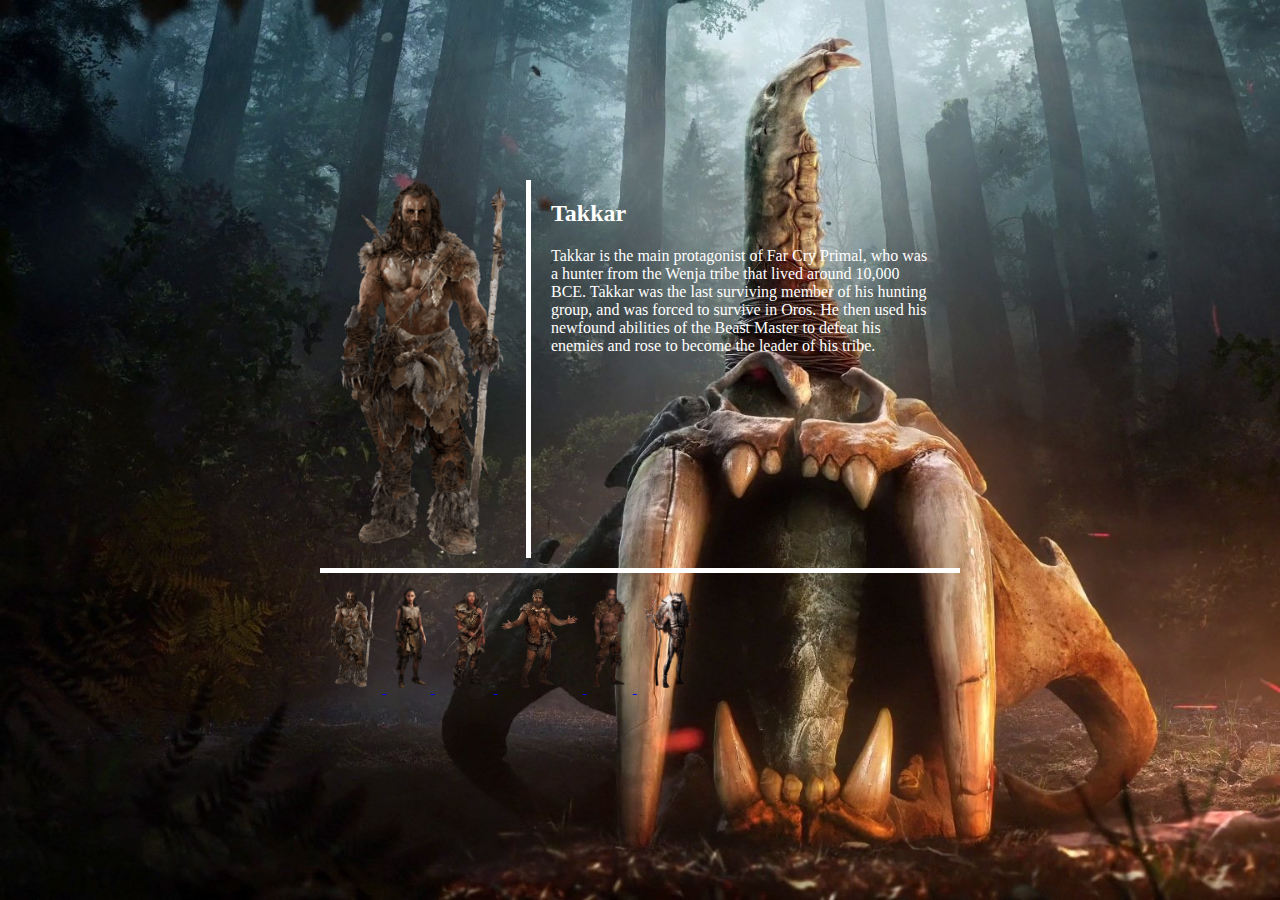
<file: index.html>
<!DOCTYPE>
<html>

	<head>
		<title>Tutorial</title>
		<link href="style.css" rel="styleSheet" type="text/css"/>
	</head>
	<body>
		<div id="background"></div>
		<div id="center">
			<div id="c_top">
				<div id="c_top_left">
					<img id="bigImg" src="imgs/takkar.png"/>
				</div>
				<div id="c_top_right">
					<h2 id="c_top_title">Takkar</h2>
					<p id="c_top_para">Takkar is the main protagonist 
					of Far Cry Primal, who was a hunter from the 
					Wenja tribe that lived around 10,000 BCE. Takkar 
					was the last surviving member of his hunting 
					group, and was forced to survive in Oros. 
					He then used his newfound abilities of the 
					Beast Master to defeat his enemies and rose to 
					become the leader of his tribe.</p>
				</div>
			</div>
			<div id="c_bot">
				<a href="index.html">
					<img class="thumbs" src="imgs/takkar.png"/> 
				</a>
				<a href="index2.html">
					<img class="thumbs" src="imgs/sayla.png"/>
				</a>
				<a href="index3.html">
					<img class="thumbs" src="imgs/jayma.png"/>
				</a>
				<a href="index4.html">
					<img class="thumbs" src="imgs/Urki.png"/>
				</a>
				<a href="index5.html">
					<img class="thumbs" src="imgs/wogah.png"/>
				</a>
				<a href="index6.html">
					<img class="thumbs" src="imgs/tensay.png"/>
				</a>
			</div>
		</div>
	</body>
</html>
</file>
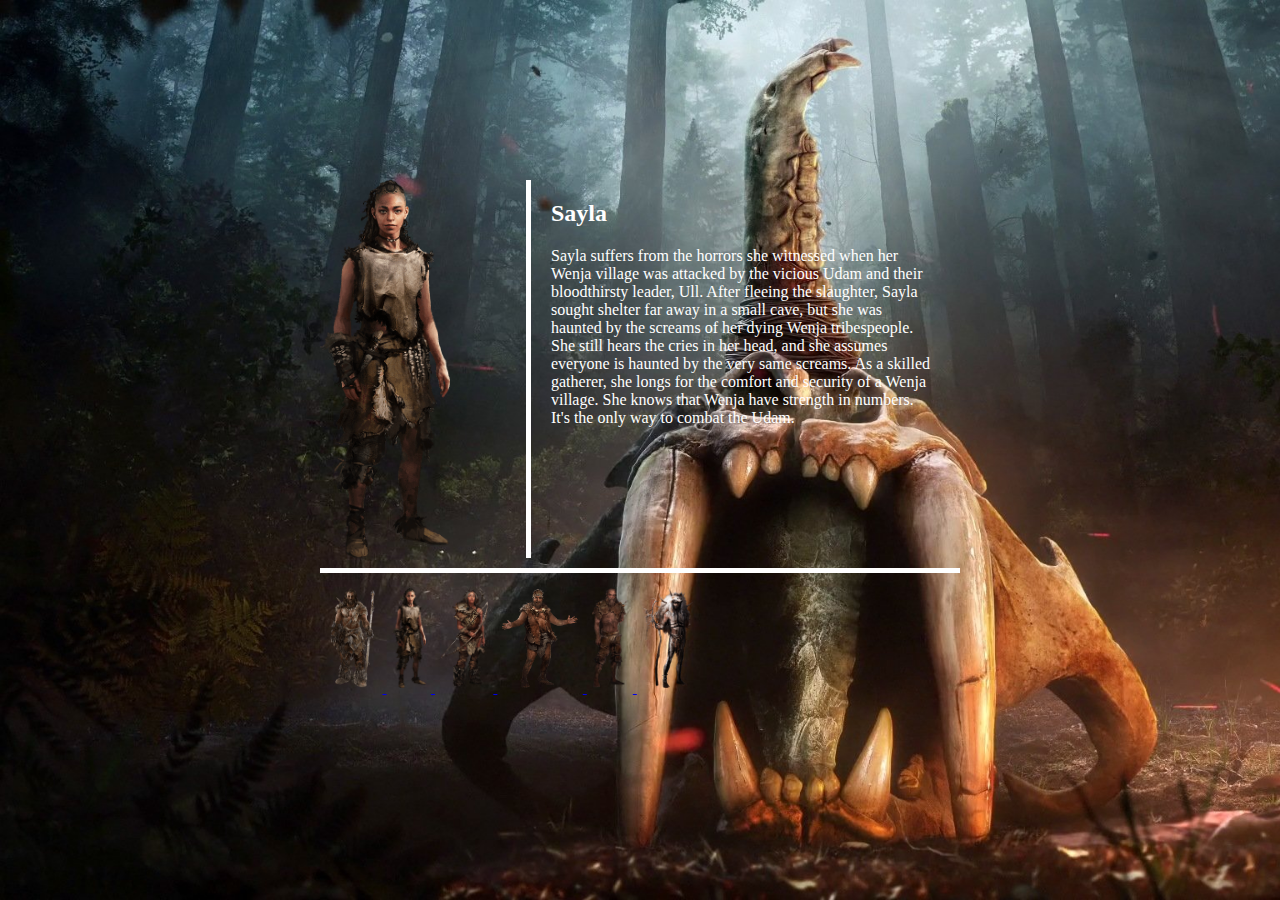
<file: index2.html>
<!DOCTYPE>
<html>

	<head>
		<title>Tutorial</title>
		<link href="style.css" rel="styleSheet" type="text/css"/>
	</head>
	<body>
		<div id="background"></div>
		<div id="center">
			<div id="c_top">
				<div id="c_top_left">
					<img id="bigImg" src="imgs/sayla.png"/>
				</div>
				<div id="c_top_right">
					<h2 id="c_top_title">Sayla</h2>
					<p id="c_top_para">Sayla suffers from the horrors 
					she witnessed when her Wenja village was attacked 
					by the vicious Udam and their bloodthirsty leader, 
					Ull. After fleeing the slaughter, Sayla sought 
					shelter far away in a small cave, but she was 
					haunted by the screams of her dying Wenja 
					tribespeople. She still hears the cries in her 
					head, and she assumes everyone is haunted by 
					the very same screams. As a skilled gatherer, 
					she longs for the comfort and security of a Wenja 
					village. She knows that Wenja have strength in 
					numbers. It's the only way to combat the Udam.</p>
				</div>
				
			</div>
			<div id="c_bot">
				<a href="index.html">
					<img class="thumbs" src="imgs/takkar.png"/> 
				</a>
				<a href="index2.html">
					<img class="thumbs" src="imgs/sayla.png"/>
				</a>
				<a href="index3.html">
					<img class="thumbs" src="imgs/jayma.png"/>
				</a>
				<a href="index4.html">
					<img class="thumbs" src="imgs/Urki.png"/>
				</a>
				<a href="index5.html">
					<img class="thumbs" src="imgs/wogah.png"/>
				</a>
				<a href="index6.html">
					<img class="thumbs" src="imgs/tensay.png"/>
				</a>
			</div>
		</div>
	</body>
</html>
</file>
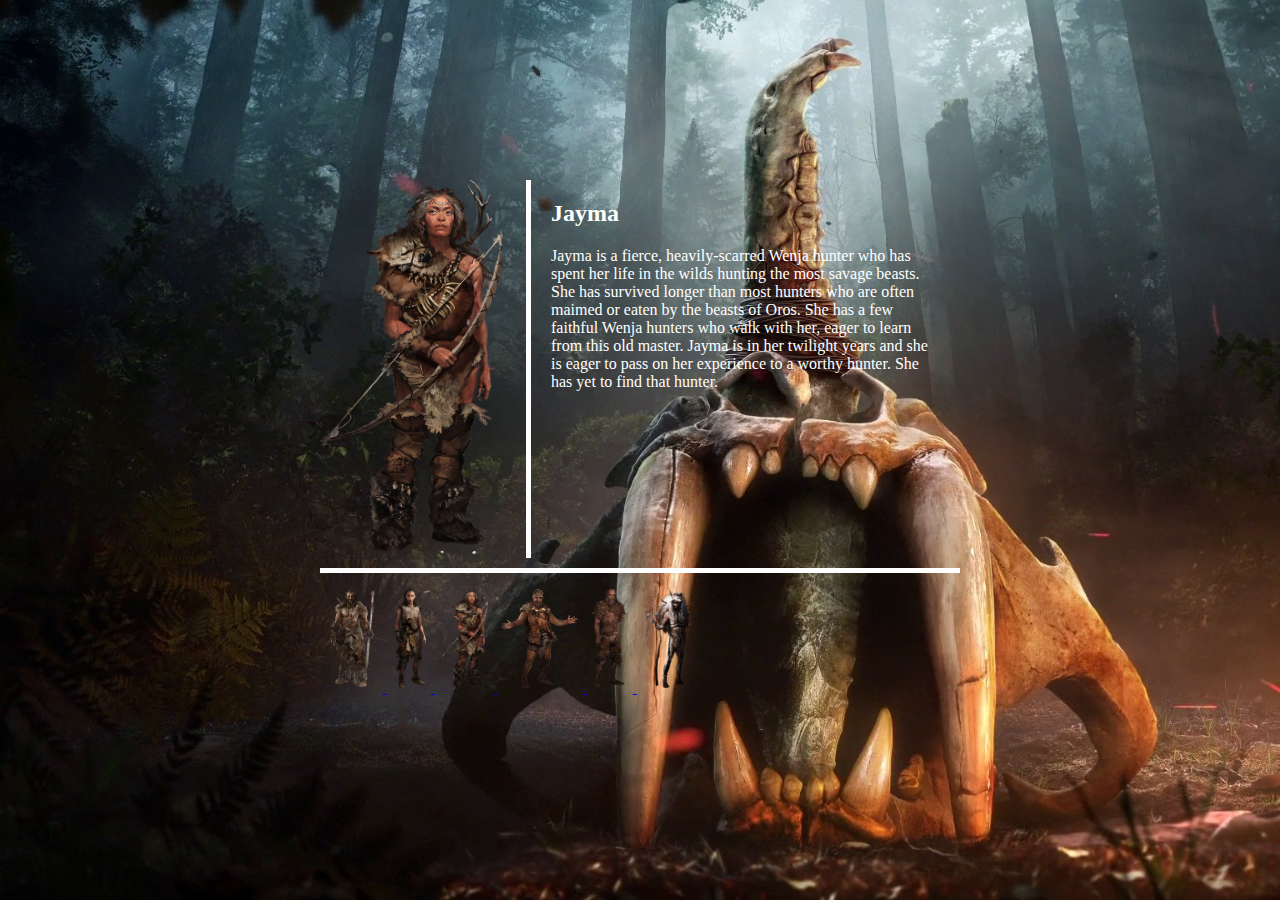
<file: index3.html>
<!DOCTYPE>
<html>

	<head>
		<title>Tutorial</title>
		<link href="style.css" rel="styleSheet" type="text/css"/>
	</head>
	<body>
		<div id="background"></div>
		<div id="center">
			<div id="c_top">
				<div id="c_top_left">
					<img id="bigImg" src="imgs/jayma.png"/>
				</div>
				<div id="c_top_right">
					<h2 id="c_top_title">Jayma</h2>
					<p id="c_top_para">Jayma is a fierce, heavily-scarred 
					Wenja hunter who has spent her life in the wilds 
					hunting the most savage beasts. She has survived 
					longer than most hunters who are often maimed or 
					eaten by the beasts of Oros. She has a few faithful 
					Wenja hunters who walk with her, eager to learn 
					from this old master. Jayma is in her twilight years 
					and she is eager to pass on her experience to a 
					worthy hunter. She has yet to find that hunter.</p>
				</div>
			</div>
			<div id="c_bot">
				<a href="index.html">
					<img class="thumbs" src="imgs/takkar.png"/> 
				</a>
				<a href="index2.html">
					<img class="thumbs" src="imgs/sayla.png"/>
				</a>
				<a href="index3.html">
					<img class="thumbs" src="imgs/jayma.png"/>
				</a>
				<a href="index4.html">
					<img class="thumbs" src="imgs/Urki.png"/>
				</a>
				<a href="index5.html">
					<img class="thumbs" src="imgs/wogah.png"/>
				</a>
				<a href="index6.html">
					<img class="thumbs" src="imgs/tensay.png"/>
				</a>
			</div>
		</div>
	</body>
</html>
</file>
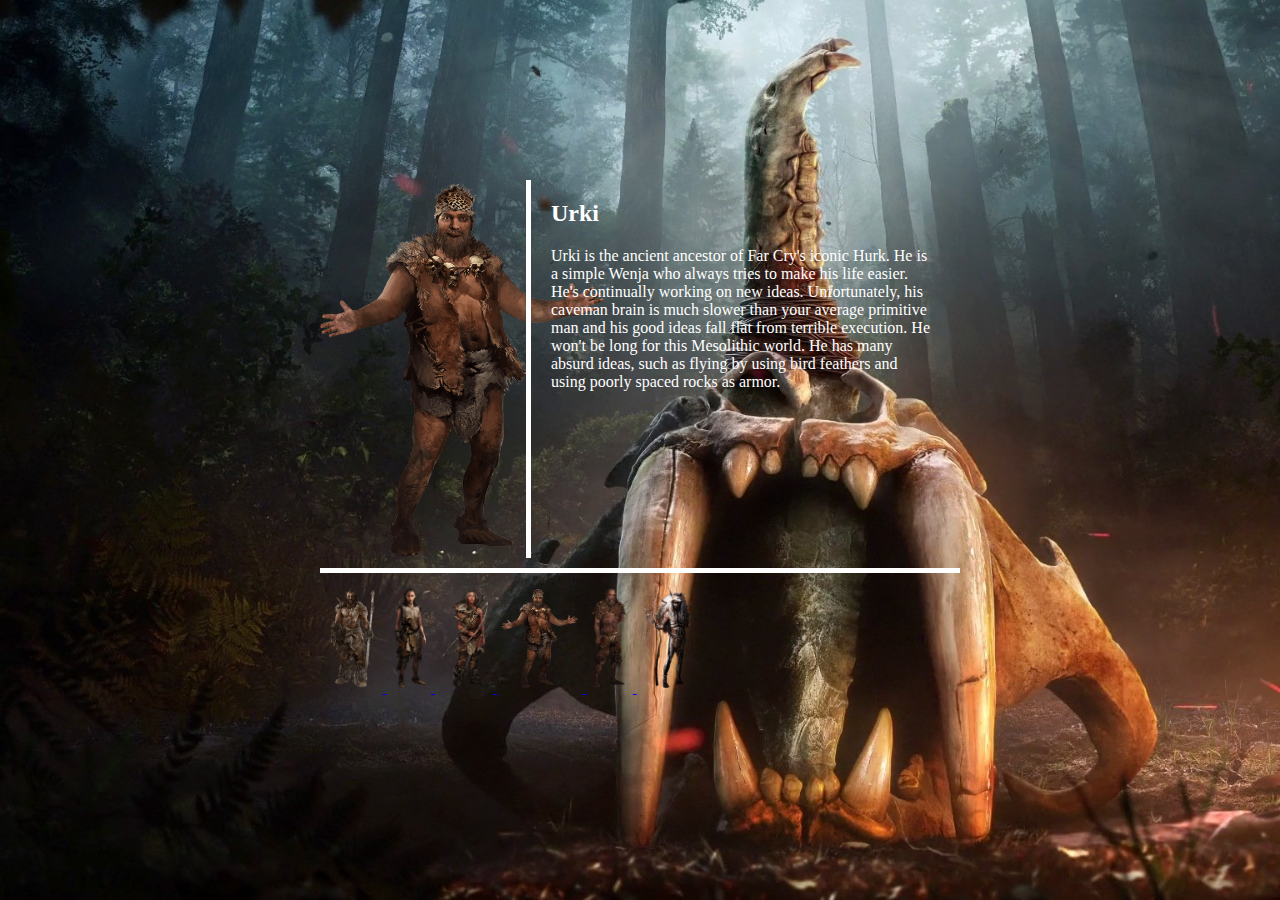
<file: index4.html>
<!DOCTYPE>
<html>

	<head>
		<title>Tutorial</title>
		<link href="style.css" rel="styleSheet" type="text/css"/>
	</head>
	<body>
		<div id="background"></div>
		<div id="center">
			<div id="c_top">
				<div id="c_top_left">
					<img id="bigImg" src="imgs/Urki.png"/>
				</div>
				<div id="c_top_right">
					<h2 id="c_top_title">Urki</h2>
					<p id="c_top_para">Urki is the ancient ancestor 
					of Far Cry's iconic Hurk. He is a simple Wenja 
					who always tries to make his life easier. He's 
					continually working on new ideas. Unfortunately, 
					his caveman brain is much slower than your average 
					primitive man and his good ideas fall flat from 
					terrible execution. He won't be long for this 
					Mesolithic world. He has many absurd ideas, 
					such as flying by using bird feathers and using 
					poorly spaced rocks as armor.</p>
				</div>
			</div>
			<div id="c_bot">
				<a href="index.html">
					<img class="thumbs" src="imgs/takkar.png"/> 
				</a>
				<a href="index2.html">
					<img class="thumbs" src="imgs/sayla.png"/>
				</a>
				<a href="index3.html">
					<img class="thumbs" src="imgs/jayma.png"/>
				</a>
				<a href="index4.html">
					<img class="thumbs" src="imgs/Urki.png"/>
				</a>
				<a href="index5.html">
					<img class="thumbs" src="imgs/wogah.png"/>
				</a>
				<a href="index6.html">
					<img class="thumbs" src="imgs/tensay.png"/>
				</a>
			</div>
		</div>
	</body>
</html>
</file>
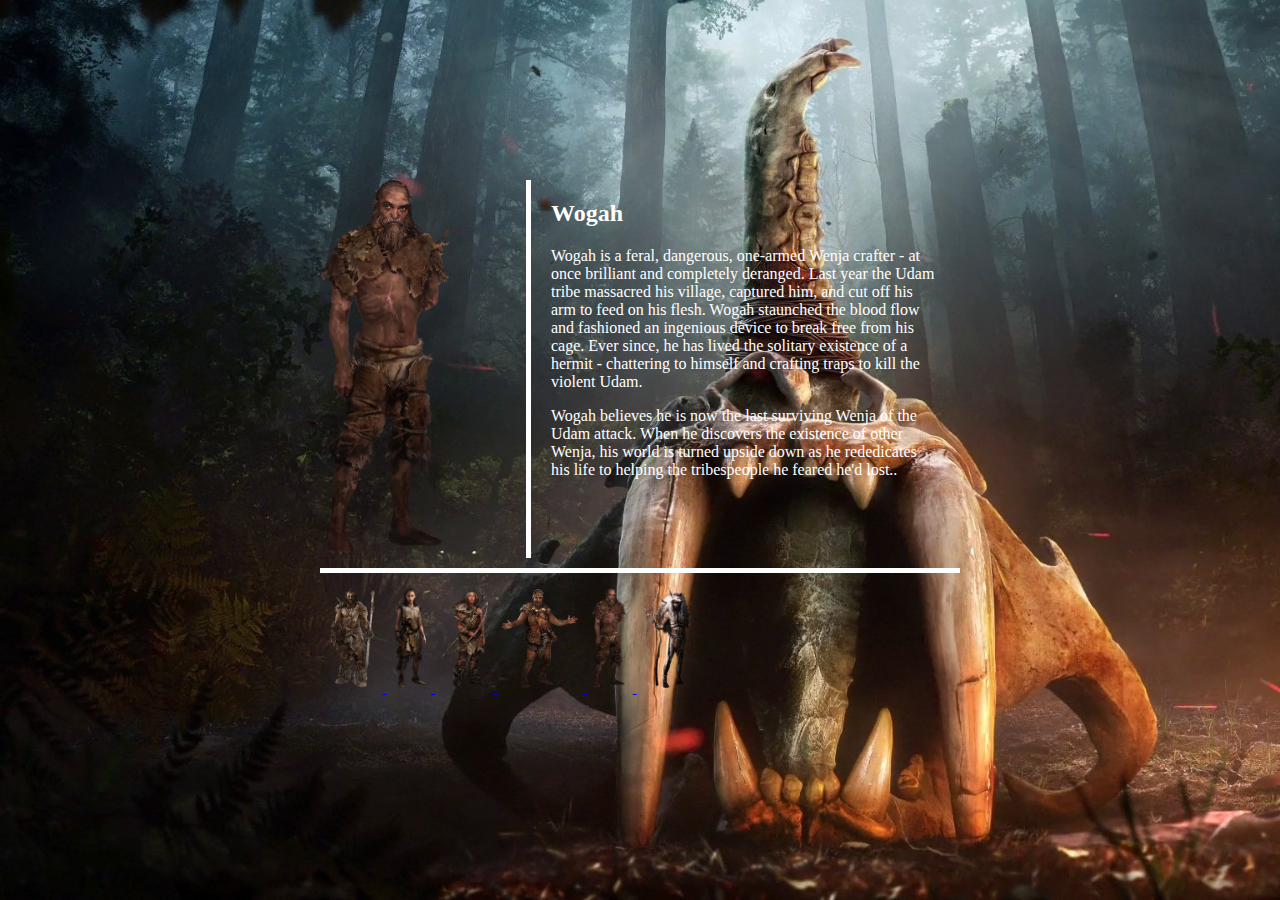
<file: index5.html>
<!DOCTYPE>
<html>

	<head>
		<title>Tutorial</title>
		<link href="style.css" rel="styleSheet" type="text/css"/>
	</head>
	<body>
		<div id="background"></div>
		<div id="center">
			<div id="c_top">
				<div id="c_top_left">
					<img id="bigImg" src="imgs/wogah.png"/>
				</div>
				<div id="c_top_right">
					<h2 id="c_top_title">Wogah</h2>
					<p id="c_top_para">Wogah is a feral, dangerous, 
					one-armed Wenja crafter - at once brilliant and 
					completely deranged. Last year the Udam tribe 
					massacred his village, captured him, and cut 
					off his arm to feed on his flesh. Wogah staunched 
					the blood flow and fashioned an ingenious 
					device to break free from his cage. Ever since, 
					he has lived the solitary existence of a hermit 
					- chattering to himself and crafting traps to 
					kill the violent Udam.</p>

					<p id="c_top_para">Wogah believes he is now the last surviving 
					Wenja of the Udam attack. When he discovers 
					the existence of other Wenja, his world is 
					turned upside down as he rededicates his life 
					to helping the tribespeople he feared he'd lost..</p>
				</div>
			</div>
			<div id="c_bot">
				<a href="index.html">
					<img class="thumbs" src="imgs/takkar.png"/> 
				</a>
				<a href="index2.html">
					<img class="thumbs" src="imgs/sayla.png"/>
				</a>
				<a href="index3.html">
					<img class="thumbs" src="imgs/jayma.png"/>
				</a>
				<a href="index4.html">
					<img class="thumbs" src="imgs/Urki.png"/>
				</a>
				<a href="index5.html">
					<img class="thumbs" src="imgs/wogah.png"/>
				</a>
				<a href="index6.html">
					<img class="thumbs" src="imgs/tensay.png"/>
				</a>
			</div>
		</div>
	</body>
</html>
</file>
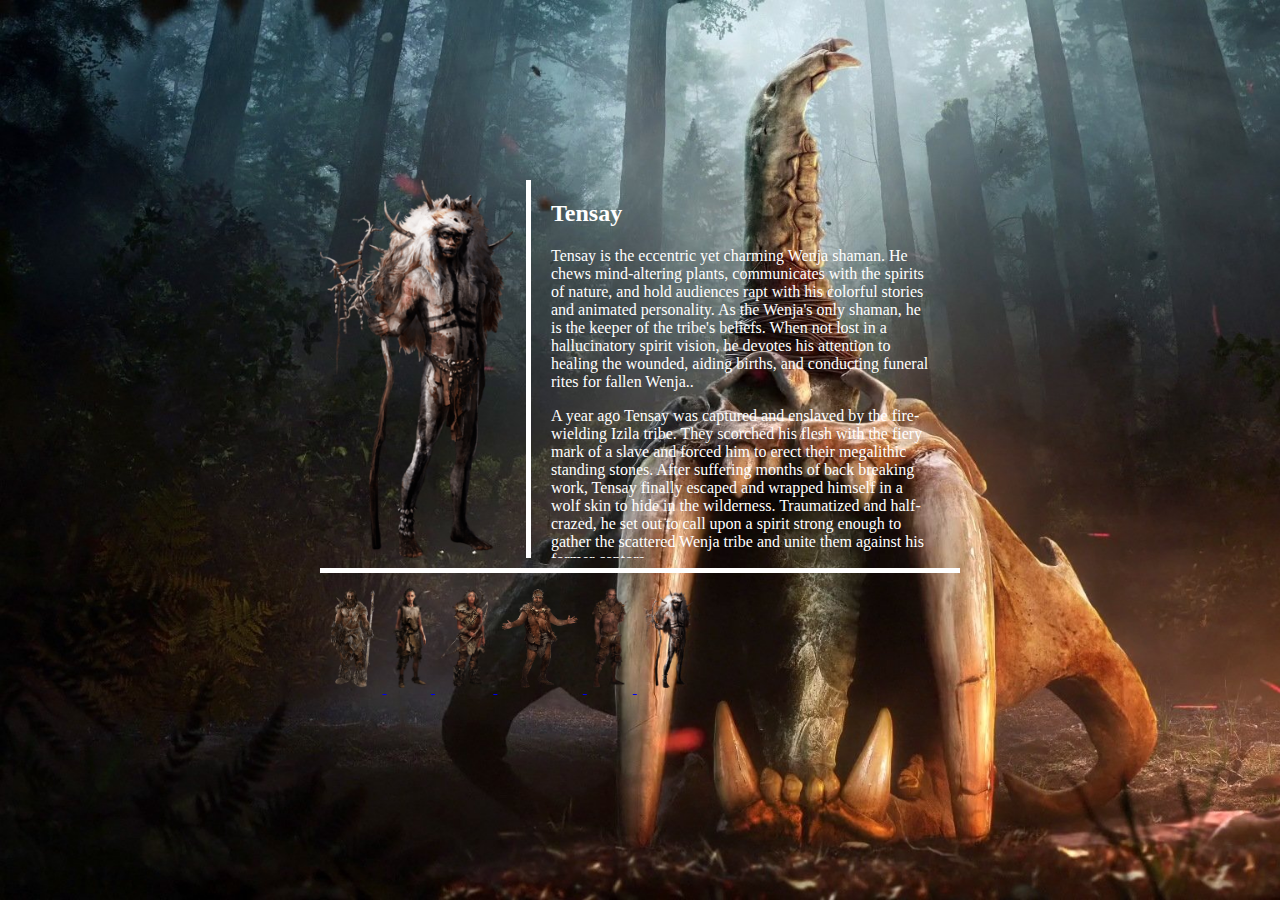
<file: index6.html>
<!DOCTYPE>
<html>

	<head>
		<title>Tutorial</title>
		<link href="style.css" rel="styleSheet" type="text/css"/>
	</head>
	<body>
		<div id="background"></div>
		<div id="center">
			<div id="c_top">
				<div id="c_top_left">
					<img id="bigImg" src="imgs/tensay.png"/>
				</div>
				<div id="c_top_right">
					<h2 id="c_top_title">Tensay</h2>
					<p id="c_top_para">Tensay is the eccentric yet 
					charming Wenja shaman. He chews mind-altering 
					plants, communicates with the spirits of nature, 
					and hold audiences rapt with his colorful stories 
					and animated personality. As the Wenja's only 
					shaman, he is the keeper of the tribe's beliefs. 
					When not lost in a hallucinatory spirit vision, 
					he devotes his attention to healing the wounded, 
					aiding births, and conducting funeral rites for 
					fallen Wenja..</p>

					<p id="c_top_para">A year ago Tensay was captured 
					and enslaved by the fire-wielding Izila tribe. 
					They scorched his flesh with the fiery mark of a 
					slave and forced him to erect their megalithic 
					standing stones. After suffering months of back 
					breaking work, Tensay finally escaped and 
					wrapped himself in a wolf skin to hide in the 
					wilderness. Traumatized and half-crazed, he 
					set out to call upon a spirit strong enough 
					to gather the scattered Wenja tribe and unite 
					them against his former captors</p>
				</div>
			</div>
			<div id="c_bot">
				<a href="index.html">
					<img class="thumbs" src="imgs/takkar.png"/> 
				</a>
				<a href="index2.html">
					<img class="thumbs" src="imgs/sayla.png"/>
				</a>
				<a href="index3.html">
					<img class="thumbs" src="imgs/jayma.png"/>
				</a>
				<a href="index4.html">
					<img class="thumbs" src="imgs/Urki.png"/>
				</a>
				<a href="index5.html">
					<img class="thumbs" src="imgs/wogah.png"/>
				</a>
				<a href="index6.html">
					<img class="thumbs" src="imgs/tensay.png"/>
				</a>
			</div>
		</div>
	</body>
</html>
</file>
<file: style.css>
#center{
	width:50vw;
	height:60vh;
	position:absolute;
	top:0px;
	bottom:0px;
	left:0px;
	right:0px;
	margin:auto;
}
#c_top{
	border-bottom:5px solid white;
	padding-bottom:10px;
	width:100%;
	height:70%;
	
}
#c_top_left{
	height:100%;
	width:30%;
	display:inline-block;
}
#c_top_right{
	height:100%;
	width:60%;
	display:inline-block;
	overflow:auto;
	border-left:5px solid white;
	padding-left:20px;
	margin-left:10px;
}
c_bot{
	width:100%;
	height:30%;
}
#bigImg{
	Height:100%;
	width:auto;
}
.thumbs{
	height:100px;
	padding:5px;
	margin-top:10px;
	width:auto;
}
#background{
	height:100vh;
	width:100vw;
	position:absolute;
	top:0;
	left:0;
	background-image:url(imgs/bg.jpg);
	background-size:cover;

}
#c_top_title,#c_top_para{
	color:white;
}
</file>
